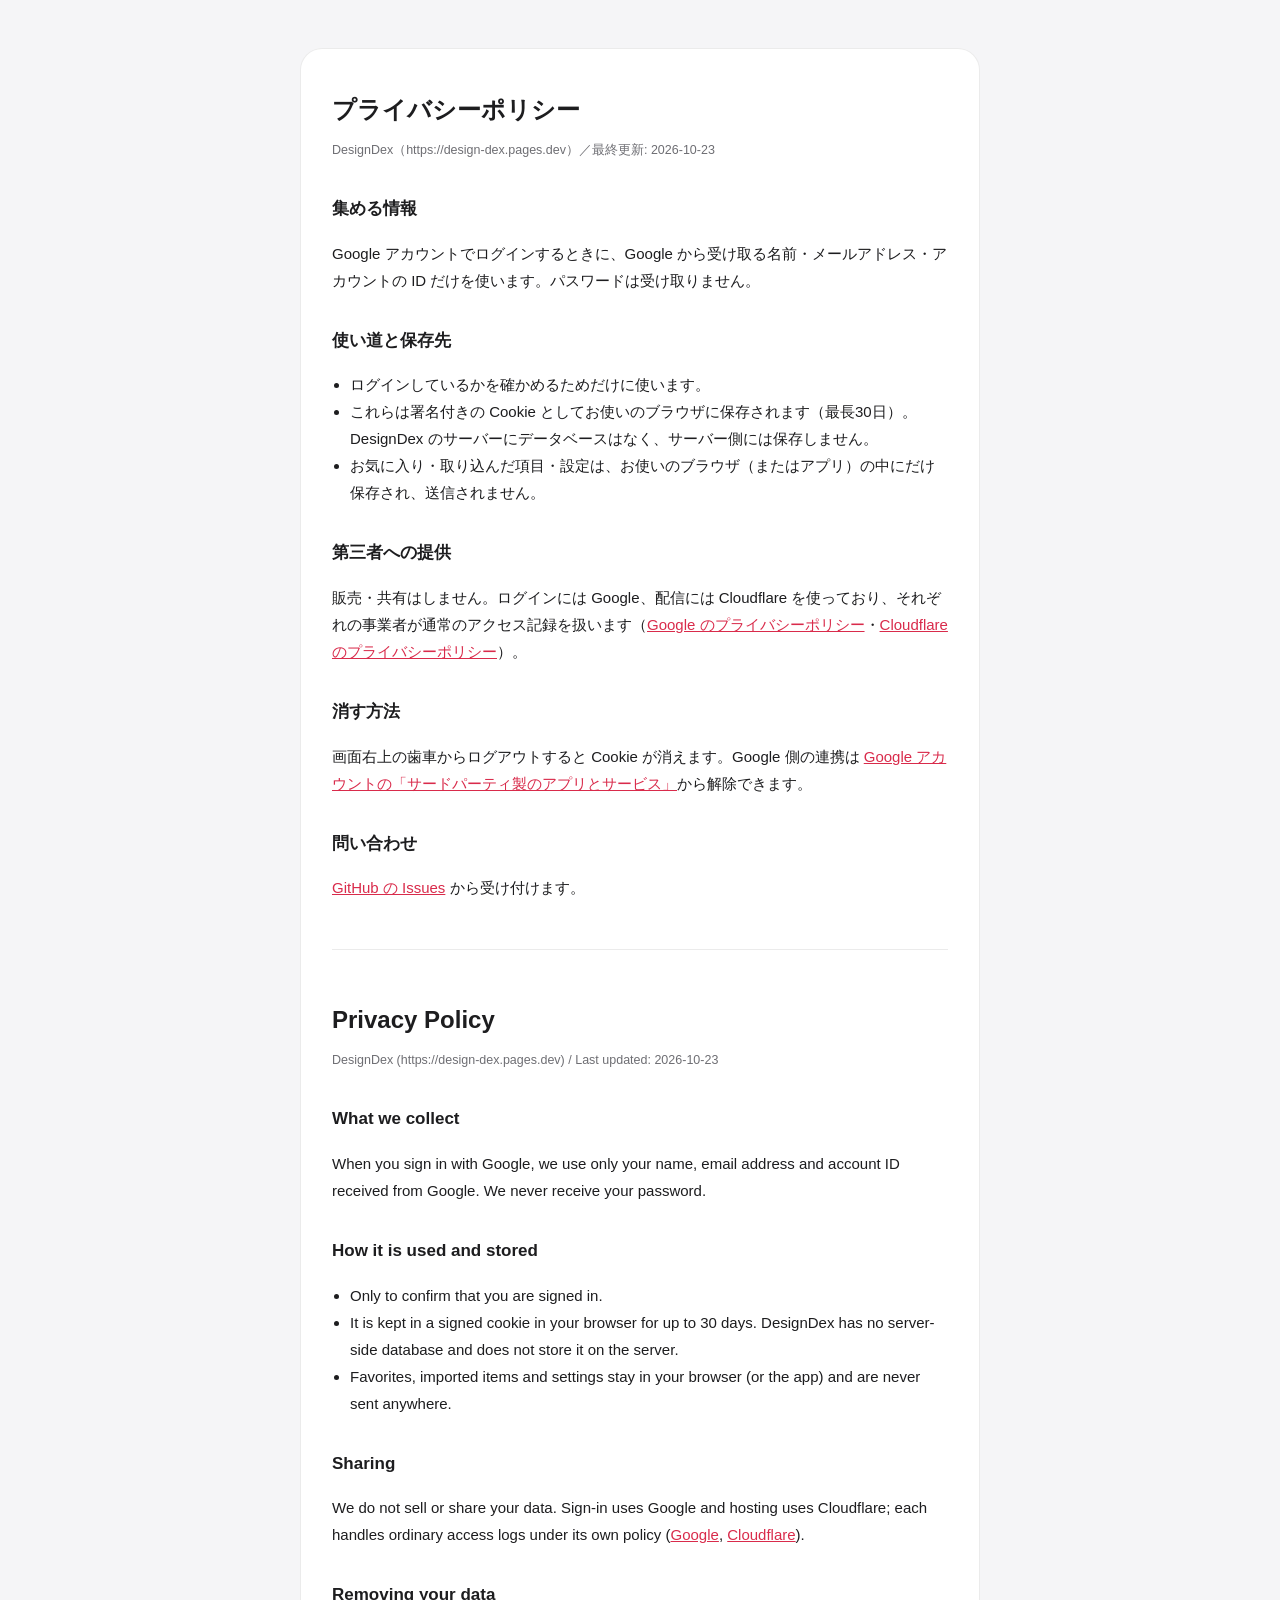
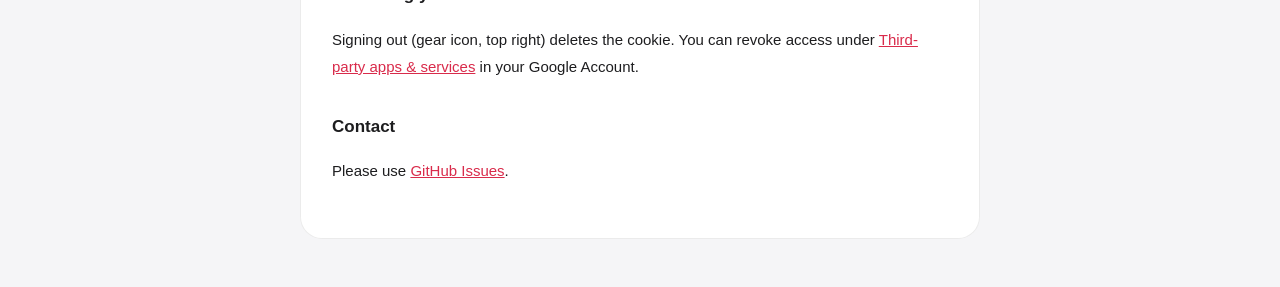
<file: web/privacy.html>
<!doctype html>
<html lang="ja"><head><meta charset="utf-8"><meta name="viewport" content="width=device-width, initial-scale=1">
<title>DesignDex プライバシーポリシー / Privacy Policy</title><link rel="icon" href="icon.svg" type="image/svg+xml">
<style>
:root{--bg:#f5f5f7;--card:#fff;--text:#1d1d1f;--text2:#6e6e73;--border:rgba(0,0,0,.08);color-scheme:light dark}
@media (prefers-color-scheme:dark){:root{--bg:#1c1c1e;--card:#2c2c2e;--text:#f5f5f7;--text2:#a1a1a6;--border:rgba(255,255,255,.1)}}
*{box-sizing:border-box}body{margin:0;background:var(--bg);color:var(--text);font:15px/1.8 -apple-system,BlinkMacSystemFont,"Hiragino Sans","Noto Sans JP",sans-serif;padding:48px 16px}
main{max-width:680px;margin:0 auto;background:var(--card);border-radius:22px;padding:40px 32px;box-shadow:inset 0 0 0 1px var(--border)}
h1{font-size:24px;margin:0 0 4px}h2{font-size:17px;margin:32px 0 8px}p,li{color:var(--text)}small{color:var(--text2)}ul{padding-left:1.2em}a{color:#d92b4b}hr{border:0;border-top:1px solid var(--border);margin:48px 0}
</style></head>
<body><main>
<h1>プライバシーポリシー</h1>
<small>DesignDex（https://design-dex.pages.dev）／最終更新: 2026-10-23</small>

<h2>集める情報</h2>
<p>Google アカウントでログインするときに、Google から受け取る名前・メールアドレス・アカウントの ID だけを使います。パスワードは受け取りません。</p>

<h2>使い道と保存先</h2>
<ul>
<li>ログインしているかを確かめるためだけに使います。</li>
<li>これらは署名付きの Cookie としてお使いのブラウザに保存されます（最長30日）。DesignDex のサーバーにデータベースはなく、サーバー側には保存しません。</li>
<li>お気に入り・取り込んだ項目・設定は、お使いのブラウザ（またはアプリ）の中にだけ保存され、送信されません。</li>
</ul>

<h2>第三者への提供</h2>
<p>販売・共有はしません。ログインには Google、配信には Cloudflare を使っており、それぞれの事業者が通常のアクセス記録を扱います（<a href="https://policies.google.com/privacy">Google のプライバシーポリシー</a>・<a href="https://www.cloudflare.com/privacypolicy/">Cloudflare のプライバシーポリシー</a>）。</p>

<h2>消す方法</h2>
<p>画面右上の歯車からログアウトすると Cookie が消えます。Google 側の連携は <a href="https://myaccount.google.com/connections">Google アカウントの「サードパーティ製のアプリとサービス」</a>から解除できます。</p>

<h2>問い合わせ</h2>
<p><a href="https://github.com/somaWyd/design-dex/issues">GitHub の Issues</a> から受け付けます。</p>

<hr>

<h1 lang="en">Privacy Policy</h1>
<div lang="en">
<small>DesignDex (https://design-dex.pages.dev) / Last updated: 2026-10-23</small>
<h2>What we collect</h2>
<p>When you sign in with Google, we use only your name, email address and account ID received from Google. We never receive your password.</p>
<h2>How it is used and stored</h2>
<ul>
<li>Only to confirm that you are signed in.</li>
<li>It is kept in a signed cookie in your browser for up to 30 days. DesignDex has no server-side database and does not store it on the server.</li>
<li>Favorites, imported items and settings stay in your browser (or the app) and are never sent anywhere.</li>
</ul>
<h2>Sharing</h2>
<p>We do not sell or share your data. Sign-in uses Google and hosting uses Cloudflare; each handles ordinary access logs under its own policy (<a href="https://policies.google.com/privacy">Google</a>, <a href="https://www.cloudflare.com/privacypolicy/">Cloudflare</a>).</p>
<h2>Removing your data</h2>
<p>Signing out (gear icon, top right) deletes the cookie. You can revoke access under <a href="https://myaccount.google.com/connections">Third-party apps &amp; services</a> in your Google Account.</p>
<h2>Contact</h2>
<p>Please use <a href="https://github.com/somaWyd/design-dex/issues">GitHub Issues</a>.</p>
</div>
</main></body></html>
</file>
